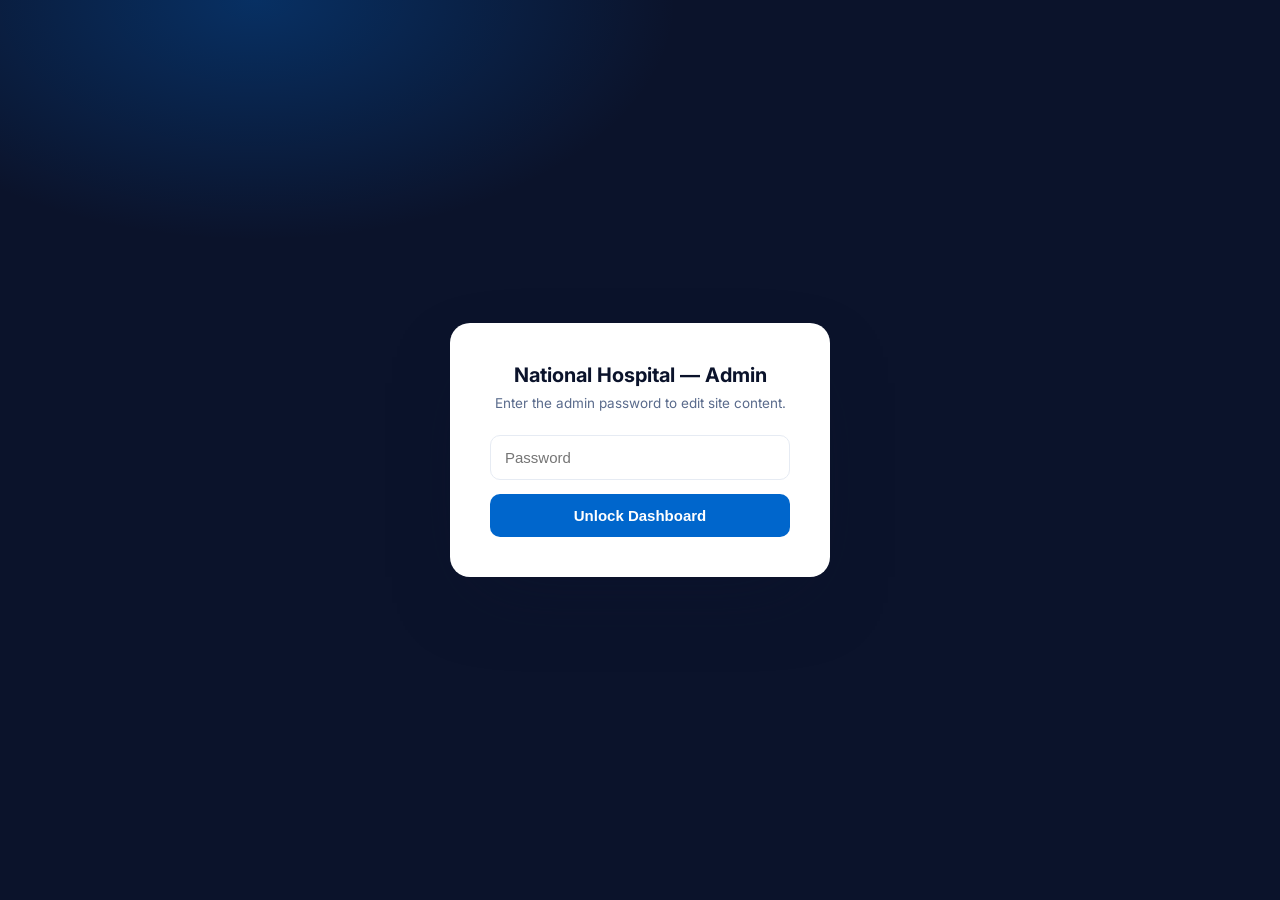
<file: admin.html>
<!DOCTYPE html>
<html lang="en">
<head>
<meta charset="UTF-8">
<meta name="viewport" content="width=device-width, initial-scale=1.0, viewport-fit=cover">
<meta name="robots" content="noindex, nofollow">
<title>Admin Dashboard — National Hospital Bahawalnagar</title>
<link href="https://fonts.googleapis.com/css2?family=Inter:wght@400;500;600;700;800&family=JetBrains+Mono:wght@400;500;600&display=swap" rel="stylesheet">
<style>
  :root {
    --navy: #0b132b; --blue: #0066cc; --teal: #06b6d4; --ice: #eaf3fb;
    --line: #e6ebf3; --danger: #e0384a; --success: #14b881; --ink-soft: #5a6b8c;
    --sidebar-w: 264px; --topbar-h: 64px;
  }
  * { box-sizing: border-box; }
  body { margin: 0; font-family: 'Inter', sans-serif; background: #f5f8fc; color: var(--navy); }
  code { font-family: 'JetBrains Mono', monospace; background: var(--ice); padding: 1px 6px; border-radius: 4px; color: var(--blue); font-size: 12px; }

  /* ---------- Password Gate ---------- */
  .gate { min-height: 100vh; display: flex; align-items: center; justify-content: center; padding: 24px; background: var(--navy); background-image: radial-gradient(ellipse 700px 400px at 20% 0%, rgba(0,102,204,0.35), transparent 60%); }
  .gate__card { background: #fff; border-radius: 20px; padding: 40px; max-width: 380px; width: 100%; box-shadow: 0 30px 80px -30px rgba(11,19,43,0.5); text-align: center; }
  .gate__card h1 { font-size: 20px; margin: 0 0 8px; }
  .gate__card p { font-size: 13.5px; color: var(--ink-soft); margin: 0 0 24px; }
  .gate__card input { width: 100%; padding: 13px 14px; border: 1.5px solid var(--line); border-radius: 10px; font-size: 15px; margin-bottom: 14px; }
  .gate__card button { width: 100%; padding: 13px; border: none; border-radius: 10px; background: var(--blue); color: #fff; font-weight: 600; font-size: 15px; cursor: pointer; }
  .gate__error { color: var(--danger); font-size: 13px; margin-top: 10px; display: none; }

  /* ---------- App Shell ---------- */
  .app { display: none; }
  .app.is-visible { display: block; }
  .app__shell { display: flex; min-height: 100vh; }

  /* ---------- Sidebar ---------- */
  .sidebar {
    width: var(--sidebar-w); flex-shrink: 0;
    background: var(--navy);
    background-image: radial-gradient(ellipse 500px 300px at 100% 0%, rgba(6,182,212,0.18), transparent 60%);
    color: #dce6f7;
    padding: 22px 14px;
    position: fixed; top: 0; left: 0; bottom: 0; overflow-y: auto;
  }
  .sidebar__brand { display: flex; align-items: center; gap: 10px; padding: 6px 10px 22px; }
  .sidebar__brand-mark { width: 34px; height: 34px; border-radius: 9px; background: linear-gradient(135deg, var(--blue), var(--teal)); display: flex; align-items: center; justify-content: center; font-weight: 800; font-size: 14px; color: #fff; flex-shrink: 0; }
  .sidebar__brand-text { line-height: 1.25; }
  .sidebar__brand-text strong { display: block; font-size: 13.5px; color: #fff; }
  .sidebar__brand-text span { font-size: 11px; color: #8ea3c9; font-family: 'JetBrains Mono', monospace; }

  .nav-group__label { font-size: 10.5px; text-transform: uppercase; letter-spacing: 0.08em; color: #6f84ad; padding: 16px 12px 8px; font-family: 'JetBrains Mono', monospace; }
  .nav-item {
    display: flex; align-items: center; gap: 10px;
    width: 100%; text-align: left;
    padding: 10px 12px; border-radius: 10px;
    background: none; border: none; color: #b9c6e2;
    font-size: 13.5px; font-weight: 500; font-family: inherit;
    cursor: pointer; margin-bottom: 2px;
    transition: background 0.2s ease, color 0.2s ease;
  }
  .nav-item:hover { background: rgba(255,255,255,0.06); color: #fff; }
  .nav-item.is-active { background: rgba(6,182,212,0.16); color: #fff; }
  .nav-item.is-active .nav-item__icon { color: var(--teal); }
  .nav-item__icon { width: 18px; text-align: center; flex-shrink: 0; font-size: 14px; }
  .nav-item__badge { margin-left: auto; background: rgba(255,255,255,0.1); color: #dce6f7; font-size: 10.5px; font-family: 'JetBrains Mono', monospace; padding: 1px 7px; border-radius: 999px; }

  .sidebar__footer { margin-top: 20px; padding: 14px 12px; border-top: 1px solid rgba(255,255,255,0.08); }
  .sidebar__footer button { width: 100%; padding: 9px; border-radius: 8px; border: 1px solid rgba(255,255,255,0.15); background: rgba(255,255,255,0.05); color: #b9c6e2; font-size: 12px; cursor: pointer; }

  /* ---------- Main ---------- */
  .main { flex: 1; margin-left: var(--sidebar-w); min-width: 0; }
  .topbar {
    height: var(--topbar-h); position: sticky; top: 0; z-index: 50;
    background: #fff; border-bottom: 1px solid var(--line);
    display: flex; align-items: center; justify-content: space-between;
    padding: 0 28px; gap: 16px;
  }
  .topbar__title h1 { font-size: 17px; margin: 0; }
  .topbar__title p { font-size: 12px; color: var(--ink-soft); margin: 1px 0 0; }
  .topbar__actions { display: flex; gap: 10px; align-items: center; flex-shrink: 0; }
  .hamburger-btn { display: none; background: none; border: 1px solid var(--line); border-radius: 8px; width: 38px; height: 38px; font-size: 16px; cursor: pointer; }

  .content { padding: 26px 28px 100px; max-width: 860px; }
  .page { display: none; }
  .page.is-active { display: block; }

  .btn { padding: 10px 18px; border-radius: 9px; border: none; font-weight: 600; font-size: 13.5px; cursor: pointer; white-space: nowrap; }
  .btn--primary { background: var(--blue); color: #fff; }
  .btn--primary:hover { background: #0057b3; }
  .btn--ghost { background: #fff; border: 1.5px solid var(--line); color: var(--navy); }
  .btn--ghost:hover { border-color: var(--blue); color: var(--blue); }
  .btn--sm { padding: 7px 14px; font-size: 12.5px; }

  .panel { background: #fff; border-radius: 16px; padding: 26px; margin-bottom: 18px; border: 1px solid var(--line); }
  .panel h2 { font-size: 16px; margin: 0 0 4px; }
  .panel .hint { font-size: 12.5px; color: var(--ink-soft); margin: 0 0 18px; line-height: 1.6; }
  .field { margin-bottom: 16px; }
  .field label { display: block; font-size: 12.5px; font-weight: 600; margin-bottom: 6px; }
  .field input, .field textarea, .field select {
    width: 100%; padding: 10px 12px; border: 1.5px solid var(--line); border-radius: 8px; font-size: 14px; font-family: inherit;
  }
  .field input:focus, .field textarea:focus { outline: none; border-color: var(--teal); box-shadow: 0 0 0 3px rgba(6,182,212,0.14); }
  .field textarea { resize: vertical; min-height: 70px; }
  .row2 { display: grid; grid-template-columns: 1fr 1fr; gap: 14px; }
  .row3 { display: grid; grid-template-columns: 1fr 1fr 1fr; gap: 14px; }

  .repeat-item { border: 1px solid var(--line); border-radius: 12px; padding: 18px; margin-bottom: 14px; position: relative; background: #fbfdff; }
  .repeat-item__remove { position: absolute; top: 12px; right: 12px; background: none; border: none; color: var(--danger); font-size: 20px; cursor: pointer; line-height: 1; }
  .repeat-item__title { font-size: 12px; text-transform: uppercase; letter-spacing: 0.05em; color: var(--ink-soft); font-family: 'JetBrains Mono', monospace; margin-bottom: 12px; }

  .add-btn { display: inline-flex; align-items: center; gap: 6px; background: var(--ice); border: 1.5px dashed var(--blue); color: var(--blue); padding: 10px 18px; border-radius: 10px; font-weight: 600; font-size: 13.5px; cursor: pointer; }

  .output textarea { width: 100%; height: 280px; font-family: 'JetBrains Mono', monospace; font-size: 12px; border: 1.5px solid var(--line); border-radius: 10px; padding: 14px; background: #0b132b; color: #b7f7ff; }
  .output-actions { display: flex; gap: 10px; margin-top: 12px; }

  .security-note { background: #fff7e6; border: 1px solid #ffd98e; border-radius: 12px; padding: 16px 18px; font-size: 12.5px; color: #7a5a00; margin-bottom: 20px; }
  .toast { position: fixed; bottom: 24px; left: 50%; transform: translateX(-50%); background: var(--navy); color: #fff; padding: 12px 22px; border-radius: 999px; font-size: 13.5px; opacity: 0; pointer-events: none; transition: opacity 0.3s ease; z-index: 999; }
  .toast.is-visible { opacity: 1; }

  /* ---------- Overview page ---------- */
  .stat-grid { display: grid; grid-template-columns: repeat(4, 1fr); gap: 14px; margin-bottom: 22px; }
  .stat-card { background: #fff; border: 1px solid var(--line); border-radius: 14px; padding: 18px; }
  .stat-card strong { display: block; font-size: 26px; font-family: 'JetBrains Mono', monospace; color: var(--navy); }
  .stat-card span { font-size: 12px; color: var(--ink-soft); }
  .quick-links { display: grid; grid-template-columns: repeat(2, 1fr); gap: 12px; }
  .quick-link { display: flex; align-items: center; gap: 12px; background: #fff; border: 1px solid var(--line); border-radius: 12px; padding: 16px; cursor: pointer; text-align: left; font-family: inherit; }
  .quick-link:hover { border-color: var(--teal); }
  .quick-link__icon { width: 36px; height: 36px; border-radius: 9px; background: var(--ice); color: var(--blue); display: flex; align-items: center; justify-content: center; font-size: 15px; flex-shrink: 0; }
  .quick-link strong { display: block; font-size: 13.5px; color: var(--navy); }
  .quick-link span { font-size: 11.5px; color: var(--ink-soft); }

  /* ---------- Mobile ---------- */
  @media (max-width: 900px) {
    .sidebar { transform: translateX(-100%); transition: transform 0.3s ease; z-index: 200; box-shadow: 20px 0 50px rgba(0,0,0,0.2); }
    .sidebar.is-open { transform: translateX(0); }
    .main { margin-left: 0; }
    .hamburger-btn { display: block; }
    .stat-grid { grid-template-columns: repeat(2, 1fr); }
    .quick-links { grid-template-columns: 1fr; }
    .row2, .row3 { grid-template-columns: 1fr; }
    .content { padding: 20px 16px 100px; }
    .topbar { padding: 0 16px; }
  }
  .sidebar-backdrop { display: none; position: fixed; inset: 0; background: rgba(11,19,43,0.5); z-index: 150; }
  .sidebar-backdrop.is-visible { display: block; }
</style>
</head>
<body>

<!-- ============ PASSWORD GATE ============ -->
<div class="gate" id="gate">
  <div class="gate__card">
    <h1>National Hospital — Admin</h1>
    <p>Enter the admin password to edit site content.</p>
    <input type="password" id="gatePassword" placeholder="Password" autocomplete="off">
    <button id="gateSubmit">Unlock Dashboard</button>
    <p class="gate__error" id="gateError">Incorrect password. Try again.</p>
  </div>
</div>

<!-- ============ ADMIN APP ============ -->
<div class="app" id="app">
<div class="sidebar-backdrop" id="sidebarBackdrop"></div>
<div class="app__shell">

  <!-- SIDEBAR -->
  <aside class="sidebar" id="sidebar">
    <div class="sidebar__brand">
      <div class="sidebar__brand-mark">PH</div>
      <div class="sidebar__brand-text">
        <strong>National Hospital</strong>
        <span>Admin Dashboard</span>
      </div>
    </div>

    <div class="nav-group__label">Overview</div>
    <button type="button" class="nav-item is-active" data-page="overview"><span class="nav-item__icon">&#9673;</span> Dashboard Home</button>

    <div class="nav-group__label">Branding</div>
    <button type="button" class="nav-item" data-page="branding"><span class="nav-item__icon">&#9673;</span> Logo &amp; Favicon</button>
    <button type="button" class="nav-item" data-page="hero"><span class="nav-item__icon">&#9673;</span> Hero Images</button>

    <div class="nav-group__label">Business Info</div>
    <button type="button" class="nav-item" data-page="contact"><span class="nav-item__icon">&#9673;</span> Contact Details</button>
    <button type="button" class="nav-item" data-page="booking"><span class="nav-item__icon">&#9673;</span> Booking Delivery</button>
    <button type="button" class="nav-item" data-page="rating"><span class="nav-item__icon">&#9673;</span> Google Rating</button>
    <button type="button" class="nav-item" data-page="map"><span class="nav-item__icon">&#9673;</span> Google Map</button>
    <button type="button" class="nav-item" data-page="hours"><span class="nav-item__icon">&#9673;</span> Visiting Hours</button>

    <div class="nav-group__label">Content</div>
    <button type="button" class="nav-item" data-page="story"><span class="nav-item__icon">&#9673;</span> Our Story</button>
    <button type="button" class="nav-item" data-page="faq"><span class="nav-item__icon">&#9673;</span> FAQ</button>
    <button type="button" class="nav-item" data-page="doctors"><span class="nav-item__icon">&#9673;</span> Doctors <span class="nav-item__badge" id="navDoctorCount">0</span></button>
    <button type="button" class="nav-item" data-page="videos"><span class="nav-item__icon">&#9673;</span> Videos <span class="nav-item__badge" id="navVideoCount">0</span></button>

    <div class="nav-group__label">Publish</div>
    <button type="button" class="nav-item" data-page="export"><span class="nav-item__icon">&#9673;</span> Save &amp; Export</button>

    <div class="sidebar__footer">
      <button type="button" id="lockBtn">Lock Dashboard</button>
    </div>
  </aside>

  <!-- MAIN -->
  <div class="main">
    <div class="topbar">
      <div style="display:flex; align-items:center; gap:12px;">
        <button class="hamburger-btn" id="hamburgerBtn">&#9776;</button>
        <div class="topbar__title">
          <h1 id="topbarTitle">Dashboard Home</h1>
          <p id="topbarSubtitle">Overview of your site content</p>
        </div>
      </div>
      <div class="topbar__actions">
        <label class="btn btn--ghost" style="cursor:pointer;">
          Load File
          <input type="file" id="loadFile" accept=".js" style="display:none;">
        </label>
        <button class="btn btn--primary" id="topGenerateBtn">Save &amp; Export</button>
      </div>
    </div>

    <div class="content">

      <div class="security-note">
        <strong>Security note:</strong> this password check runs in your browser only — a basic lock, not a real security system. Change the default password (<code>ADMIN_PASSWORD</code> near the bottom of this file's code) before sharing this link with anyone.
      </div>

      <!-- ===== OVERVIEW ===== -->
      <div class="page is-active" id="page-overview">
        <div class="stat-grid">
          <div class="stat-card"><strong id="statDoctors">0</strong><span>Doctor Profiles</span></div>
          <div class="stat-card"><strong id="statVideos">0</strong><span>Videos</span></div>
          <div class="stat-card"><strong id="statFaq">0</strong><span>FAQ Entries</span></div>
          <div class="stat-card"><strong id="statHours">0</strong><span>Hours Rows</span></div>
        </div>
        <div class="panel">
          <h2>Quick Access</h2>
          <p class="hint">Jump straight to any section.</p>
          <div class="quick-links">
            <button type="button" class="quick-link" data-goto="branding"><span class="quick-link__icon">&#9673;</span><span><strong>Logo &amp; Favicon</strong><span>Replace placeholder branding</span></span></button>
            <button type="button" class="quick-link" data-goto="booking"><span class="quick-link__icon">&#9673;</span><span><strong>Booking Delivery</strong><span>Make appointment requests reach your inbox</span></span></button>
            <button type="button" class="quick-link" data-goto="doctors"><span class="quick-link__icon">&#9673;</span><span><strong>Doctor Profiles</strong><span>Add, edit or remove doctors</span></span></button>
            <button type="button" class="quick-link" data-goto="videos"><span class="quick-link__icon">&#9673;</span><span><strong>Videos</strong><span>Add YouTube, Facebook &amp; more</span></span></button>
            <button type="button" class="quick-link" data-goto="rating"><span class="quick-link__icon">&#9673;</span><span><strong>Google Rating</strong><span>Add your real rating &amp; reviews</span></span></button>
            <button type="button" class="quick-link" data-goto="map"><span class="quick-link__icon">&#9673;</span><span><strong>Google Map</strong><span>Embed your real location</span></span></button>
            <button type="button" class="quick-link" data-goto="export"><span class="quick-link__icon">&#9673;</span><span><strong>Save &amp; Export</strong><span>Download the updated content.js</span></span></button>
          </div>
        </div>
      </div>

      <!-- ===== BRANDING ===== -->
      <div class="page" id="page-branding">
        <div class="panel">
          <h2>Logo &amp; Favicon</h2>
          <p class="hint">Leave blank to keep the default designed logo mark. Paste a direct image URL once you have a real logo file hosted somewhere.</p>
          <div class="row2">
            <div class="field"><label>Logo Image URL</label><input type="text" id="b_logo" placeholder="https://.../logo.png"></div>
            <div class="field"><label>Favicon Image URL</label><input type="text" id="b_favicon" placeholder="https://.../favicon.png"></div>
          </div>
        </div>
      </div>

      <!-- ===== HERO IMAGES ===== -->
      <div class="page" id="page-hero">
        <div class="panel">
          <h2>Hero Images</h2>
          <p class="hint">The main building photo and the small doctor-avatar circles shown in the hero section.</p>
          <div class="field"><label>Hero Building Photo URL</label><input type="text" id="h_building" placeholder="https://.../hospital-front.jpg"></div>
          <div id="avatarsRepeater"></div>
          <button type="button" class="add-btn" id="addAvatar">+ Add Avatar Image</button>
        </div>
      </div>

      <!-- ===== CONTACT ===== -->
      <div class="page" id="page-contact">
        <div class="panel">
          <h2>Contact Details</h2>
          <p class="hint">Appears in the header, hero, booking sidebar, footer, and WhatsApp button.</p>
          <div class="row2">
            <div class="field"><label>Display Phone Number</label><input type="text" id="c_phone" placeholder="0300 8588095"></div>
            <div class="field"><label>Phone Link (digits only, with country code)</label><input type="text" id="c_phoneHref" placeholder="923114580775"></div>
          </div>
          <div class="field"><label>WhatsApp Number (digits only, with country code, no +)</label><input type="text" id="c_whatsapp" placeholder="923114580775"></div>
          <div class="field"><label>Full Address</label><textarea id="c_address"></textarea></div>
          <div class="row2">
            <div class="field"><label>Hospital's Facebook Page URL</label><input type="text" id="c_facebook" placeholder="https://facebook.com/..."></div>
            <div class="field"><label>Hospital's YouTube Channel URL</label><input type="text" id="c_youtube" placeholder="https://youtube.com/..."></div>
          </div>
        </div>
      </div>

      <!-- ===== BOOKING DELIVERY ===== -->
      <div class="page" id="page-booking">
        <div class="panel">
          <h2>Booking Form Delivery</h2>
          <p class="hint">
            <strong>Important:</strong> without this set up, the appointment form on your site shows patients a
            confirmation message, but nobody at the hospital actually receives it. Setting this up takes 2 minutes
            and requires no coding or backend server:
          </p>
          <p class="hint">
            1. Go to <code>web3forms.com</code> and enter the hospital's email address<br>
            2. You'll instantly get a free "Access Key" — no account signup needed<br>
            3. Paste that key below, then Generate &amp; Export as usual<br>
            4. Every booking form submission will now arrive directly in that inbox
          </p>
          <div class="field"><label>Web3Forms Access Key</label><input type="text" id="bk_key" placeholder="e.g. a1b2c3d4-e5f6-..."></div>
        </div>

        <div class="panel">
          <h2>Google Analytics (optional)</h2>
          <p class="hint">
            If you set up a free Google Analytics account, paste your Measurement ID here to start tracking
            visitors. Leave blank to skip — nothing loads until you add one.
          </p>
          <div class="field"><label>GA Measurement ID</label><input type="text" id="an_gaid" placeholder="e.g. G-XXXXXXXXXX"></div>
        </div>
      </div>

      <!-- ===== RATING ===== -->
      <div class="page" id="page-rating">
        <div class="panel">
          <h2>Google Rating Badge</h2>
          <p class="hint">Shown in the hero. Update once you have real numbers from your Google Business Profile.</p>
          <div class="row3">
            <div class="field"><label>Rating (e.g. 4.5)</label><input type="text" id="r_value" placeholder="4.5"></div>
            <div class="field"><label>Review Count</label><input type="number" id="r_count" placeholder="0"></div>
            <div class="field"><label>Google Review Link</label><input type="text" id="r_url" placeholder="https://g.page/r/..."></div>
          </div>
        </div>
      </div>

      <!-- ===== MAP ===== -->
      <div class="page" id="page-map">
        <div class="panel">
          <h2>Google Map Embed</h2>
          <p class="hint">On Google Maps: open your listing → Share → "Embed a map" tab → copy the full <code>&lt;iframe&gt;</code> code and paste it below.</p>
          <div class="field"><label>Map Embed Code</label><textarea id="m_embed" placeholder="<iframe src=&quot;https://www.google.com/maps/embed?...&quot; ...></iframe>"></textarea></div>
        </div>
      </div>

      <!-- ===== HOURS ===== -->
      <div class="page" id="page-hours">
        <div class="panel">
          <h2>Visiting / OPD Hours</h2>
          <p class="hint">Shown as a table before the booking section.</p>
          <div id="hoursRepeater"></div>
          <button type="button" class="add-btn" id="addHour">+ Add Row</button>
        </div>
      </div>

      <!-- ===== OUR STORY ===== -->
      <div class="page" id="page-story">
        <div class="panel">
          <h2>Our Story / Why Choose Us</h2>
          <div class="field"><label>Section Photo URL</label><input type="text" id="s_image" placeholder="https://.../team-photo.jpg"></div>
          <div class="field"><label>Eyebrow Label</label><input type="text" id="s_eyebrow" placeholder="Our Story"></div>
          <div class="field"><label>Heading</label><input type="text" id="s_title"></div>
          <div class="field"><label>Paragraph</label><textarea id="s_paragraph"></textarea></div>
          <div id="storyPointsRepeater"></div>
          <button type="button" class="add-btn" id="addStoryPoint">+ Add Point</button>
        </div>
      </div>

      <!-- ===== FAQ ===== -->
      <div class="page" id="page-faq">
        <div class="panel">
          <h2>FAQ</h2>
          <div id="faqRepeater"></div>
          <button type="button" class="add-btn" id="addFaq">+ Add Question</button>
        </div>
      </div>

      <!-- ===== DOCTORS ===== -->
      <div class="page" id="page-doctors">
        <div class="panel">
          <h2>Doctor Profiles</h2>
          <p class="hint">Default set is 4 consultants. Each doctor can have a Profile Page URL (e.g. doctors/dr-ayub.html) for the "View Full Profile" button. Add or remove as needed.</p>
          <div id="doctorsRepeater"></div>
          <button type="button" class="add-btn" id="addDoctor">+ Add Doctor</button>
        </div>
      </div>

      <!-- ===== VIDEOS ===== -->
      <div class="page" id="page-videos">
        <div class="panel">
          <h2>Videos</h2>
          <p class="hint">For YouTube: paste the embed URL as <code>https://www.youtube.com/embed/VIDEO_ID</code>. For Facebook: paste the full Facebook video plugin URL (see SETUP-GUIDE.md). Any platform works as long as it gives you an embeddable URL.</p>
          <div id="videosRepeater"></div>
          <button type="button" class="add-btn" id="addVideo">+ Add Video</button>
        </div>
      </div>

      <!-- ===== EXPORT ===== -->
      <div class="page" id="page-export">
        <div class="panel">
          <h2>Save &amp; Export</h2>
          <p class="hint">This site has no live database — generate the updated <code>content.js</code> below, download it, then upload that one file to your server to replace the old one.</p>
          <button class="btn btn--primary" id="generateBtn" style="width:100%;">Generate Updated content.js</button>
          <div class="output" id="output" style="display:none; margin-top:20px;">
            <textarea id="outputText" readonly></textarea>
            <div class="output-actions">
              <button class="btn btn--primary" id="downloadBtn">Download content.js</button>
              <button class="btn btn--ghost" id="copyBtn">Copy to Clipboard</button>
            </div>
          </div>
        </div>
      </div>

    </div>
  </div>
</div>
</div>

<div class="toast" id="toast"></div>

<script src="content.js"></script>
<script>
  // Change this password before sharing this dashboard link with anyone.
  var ADMIN_PASSWORD = "national2026";

  var gate = document.getElementById('gate');
  var app = document.getElementById('app');
  var gatePassword = document.getElementById('gatePassword');
  var gateSubmit = document.getElementById('gateSubmit');
  var gateError = document.getElementById('gateError');

  function unlock() {
    if (gatePassword.value === ADMIN_PASSWORD) {
      gate.style.display = 'none';
      app.classList.add('is-visible');
      sessionStorage.setItem('ph_admin_unlocked', '1');
      loadDefaults();
      updateStats();
    } else {
      gateError.style.display = 'block';
    }
  }
  gateSubmit.addEventListener('click', unlock);
  gatePassword.addEventListener('keydown', function (e) { if (e.key === 'Enter') unlock(); });

  if (sessionStorage.getItem('ph_admin_unlocked') === '1') {
    gate.style.display = 'none';
    app.classList.add('is-visible');
  }

  document.getElementById('lockBtn').addEventListener('click', function () {
    sessionStorage.removeItem('ph_admin_unlocked');
    location.reload();
  });

  function showToast(msg) {
    var toast = document.getElementById('toast');
    toast.textContent = msg;
    toast.classList.add('is-visible');
    setTimeout(function () { toast.classList.remove('is-visible'); }, 2200);
  }

  // ---- Sidebar navigation ----
  var navItems = document.querySelectorAll('.nav-item[data-page]');
  var pages = document.querySelectorAll('.page');
  var pageTitles = {
    overview: ['Dashboard Home', 'Overview of your site content'],
    branding: ['Logo & Favicon', 'Your hospital branding'],
    hero: ['Hero Images', 'Homepage banner photos'],
    contact: ['Contact Details', 'Phone, WhatsApp, address & social links'],
    booking: ['Booking Delivery', 'Where appointment requests get sent'],
    rating: ['Google Rating', 'Star rating badge shown in the hero'],
    map: ['Google Map', 'Real location embed'],
    hours: ['Visiting Hours', 'OPD & visiting hours table'],
    story: ['Our Story', 'Why Choose Us section'],
    faq: ['FAQ', 'Frequently asked questions'],
    doctors: ['Doctor Profiles', 'Add, edit or remove consultants'],
    videos: ['Videos', 'Facility tour video'],
    export: ['Save & Export', 'Generate and download content.js']
  };

  function goToPage(pageId) {
    pages.forEach(function (p) { p.classList.toggle('is-active', p.id === 'page-' + pageId); });
    navItems.forEach(function (n) { n.classList.toggle('is-active', n.getAttribute('data-page') === pageId); });
    var meta = pageTitles[pageId] || ['', ''];
    document.getElementById('topbarTitle').textContent = meta[0];
    document.getElementById('topbarSubtitle').textContent = meta[1];
    document.getElementById('sidebar').classList.remove('is-open');
    document.getElementById('sidebarBackdrop').classList.remove('is-visible');
    window.scrollTo(0, 0);
  }

  navItems.forEach(function (item) {
    item.addEventListener('click', function () { goToPage(item.getAttribute('data-page')); });
  });
  document.querySelectorAll('[data-goto]').forEach(function (btn) {
    btn.addEventListener('click', function () { goToPage(btn.getAttribute('data-goto')); });
  });

  // ---- Mobile sidebar toggle ----
  var sidebar = document.getElementById('sidebar');
  var sidebarBackdrop = document.getElementById('sidebarBackdrop');
  document.getElementById('hamburgerBtn').addEventListener('click', function () {
    sidebar.classList.add('is-open');
    sidebarBackdrop.classList.add('is-visible');
  });
  sidebarBackdrop.addEventListener('click', function () {
    sidebar.classList.remove('is-open');
    sidebarBackdrop.classList.remove('is-visible');
  });

  // ---- Repeater helpers ----
  function makeRepeaterItem(container, html) {
    var wrap = document.createElement('div');
    wrap.className = 'repeat-item';
    wrap.innerHTML = '<button type="button" class="repeat-item__remove" title="Remove">&times;</button>' + html;
    wrap.querySelector('.repeat-item__remove').addEventListener('click', function () { wrap.remove(); updateStats(); });
    container.appendChild(wrap);
    return wrap;
  }

  function addAvatarRow(url) {
    makeRepeaterItem(document.getElementById('avatarsRepeater'),
      '<div class="field"><label>Avatar Image URL</label><input type="text" class="avatar_url" value="' + (url || '') + '"></div>'
    );
  }
  function addHourRow(day, time) {
    makeRepeaterItem(document.getElementById('hoursRepeater'),
      '<div class="row2">' +
        '<div class="field"><label>Day / Label</label><input type="text" class="hour_day" value="' + (day || '') + '"></div>' +
        '<div class="field"><label>Time</label><input type="text" class="hour_time" value="' + (time || '') + '"></div>' +
      '</div>'
    );
  }
  function addStoryPointRow(text) {
    makeRepeaterItem(document.getElementById('storyPointsRepeater'),
      '<div class="field"><label>Point</label><input type="text" class="story_point" value="' + (text || '') + '"></div>'
    );
  }
  function addFaqRow(q, a) {
    makeRepeaterItem(document.getElementById('faqRepeater'),
      '<div class="field"><label>Question</label><input type="text" class="faq_q" value="' + (q || '') + '"></div>' +
      '<div class="field"><label>Answer</label><textarea class="faq_a">' + (a || '') + '</textarea></div>'
    );
  }
  function addDoctorRow(d) {
    d = d || {};
    makeRepeaterItem(document.getElementById('doctorsRepeater'),
      '<div class="repeat-item__title">Doctor</div>' +
      '<div class="row2">' +
        '<div class="field"><label>Name</label><input type="text" class="doc_name" value="' + (d.name || '') + '"></div>' +
        '<div class="field"><label>Role / Title</label><input type="text" class="doc_role" value="' + (d.role || '') + '"></div>' +
      '</div>' +
      '<div class="field"><label>Bio</label><textarea class="doc_bio">' + (d.bio || '') + '</textarea></div>' +
      '<div class="row2">' +
        '<div class="field"><label>Photo URL</label><input type="text" class="doc_photo" value="' + (d.photo || '') + '"></div>' +
        '<div class="field"><label>Profile Page URL (slug)</label><input type="text" class="doc_page" value="' + (d.pageUrl || '') + '" placeholder="doctors/dr-ayub.html"></div>' +
      '</div>' +
      '<div class="row2">' +
        '<div class="field"><label>Facebook URL</label><input type="text" class="doc_fb" value="' + (d.facebookUrl || '') + '"></div>' +
        '<div class="field"><label>YouTube URL</label><input type="text" class="doc_yt" value="' + (d.youtubeUrl || '') + '"></div>' +
      '</div>'
    );
    updateStats();
  }
  function addVideoRow(v) {
    v = v || {};
    makeRepeaterItem(document.getElementById('videosRepeater'),
      '<div class="repeat-item__title">Video</div>' +
      '<div class="row2">' +
        '<div class="field"><label>Title</label><input type="text" class="vid_title" value="' + (v.title || '') + '"></div>' +
        '<div class="field"><label>Platform Name (YouTube, Facebook, TikTok, Vimeo, Instagram — any)</label><input type="text" class="vid_platform" value="' + (v.platform || 'YouTube') + '"></div>' +
      '</div>' +
      '<div class="field"><label>Embed URL (full URL — see hint above)</label><input type="text" class="vid_embed" value="' + (v.embedUrl || '') + '"></div>' +
      '<div class="field"><label>Thumbnail Image URL</label><input type="text" class="vid_thumb" value="' + (v.thumbnail || '') + '"></div>' +
      '<div class="field"><label><input type="checkbox" class="vid_wide" style="width:auto;display:inline-block;margin-right:6px;"' + (v.wide ? ' checked' : '') + '> Show as large/featured card</label></div>' +
      '<div class="field"><label><input type="checkbox" class="vid_autoplay" style="width:auto;display:inline-block;margin-right:6px;"' + (v.autoplay ? ' checked' : '') + '> Inline autoplay (facility tour)</label></div>'
    );
    updateStats();
  }

  document.getElementById('addAvatar').addEventListener('click', function () { addAvatarRow(''); });
  document.getElementById('addHour').addEventListener('click', function () { addHourRow('', ''); updateStats(); });
  document.getElementById('addStoryPoint').addEventListener('click', function () { addStoryPointRow(''); });
  document.getElementById('addFaq').addEventListener('click', function () { addFaqRow('', ''); updateStats(); });
  document.getElementById('addDoctor').addEventListener('click', function () { addDoctorRow({}); });
  document.getElementById('addVideo').addEventListener('click', function () { addVideoRow({}); });

  function updateStats() {
    var doctorCount = document.querySelectorAll('#doctorsRepeater .repeat-item').length;
    var videoCount = document.querySelectorAll('#videosRepeater .repeat-item').length;
    var faqCount = document.querySelectorAll('#faqRepeater .repeat-item').length;
    var hoursCount = document.querySelectorAll('#hoursRepeater .repeat-item').length;
    document.getElementById('statDoctors').textContent = doctorCount;
    document.getElementById('statVideos').textContent = videoCount;
    document.getElementById('statFaq').textContent = faqCount;
    document.getElementById('statHours').textContent = hoursCount;
    document.getElementById('navDoctorCount').textContent = doctorCount;
    document.getElementById('navVideoCount').textContent = videoCount;
  }

  function loadDefaults() {
    var data = window.SITE_CONTENT;
    if (!data) return;
    populateForm(data);
  }

  function clearRepeaters() {
    ['hoursRepeater', 'storyPointsRepeater', 'faqRepeater', 'doctorsRepeater', 'videosRepeater', 'avatarsRepeater'].forEach(function (id) {
      document.getElementById(id).innerHTML = '';
    });
  }

  function populateForm(data) {
    clearRepeaters();

    if (data.branding) {
      document.getElementById('b_logo').value = data.branding.logoImageUrl || '';
      document.getElementById('b_favicon').value = data.branding.faviconImageUrl || '';
    }
    if (data.hero) {
      document.getElementById('h_building').value = data.hero.buildingImage || '';
      (data.hero.avatarImages || []).forEach(function (url) { addAvatarRow(url); });
    }
    if (data.contact) {
      document.getElementById('c_phone').value = data.contact.phone || '';
      document.getElementById('c_phoneHref').value = data.contact.phoneHref || '';
      document.getElementById('c_whatsapp').value = data.contact.whatsapp || '';
      document.getElementById('c_address').value = data.contact.address || '';
      document.getElementById('c_facebook').value = data.contact.facebookUrl || '';
      document.getElementById('c_youtube').value = data.contact.youtubeUrl || '';
    }
    if (data.booking) {
      document.getElementById('bk_key').value = data.booking.web3formsAccessKey || '';
    }
    if (data.analytics) {
      document.getElementById('an_gaid').value = data.analytics.gaMeasurementId || '';
    }
    if (data.rating) {
      document.getElementById('r_value').value = data.rating.value || '';
      document.getElementById('r_count').value = data.rating.count || 0;
      document.getElementById('r_url').value = data.rating.googleReviewUrl || '';
    }
    if (data.map) {
      document.getElementById('m_embed').value = data.map.embedHtml || '';
    }
    (data.hours || []).forEach(function (row) { addHourRow(row.day, row.time); });
    if (data.ourStory) {
      document.getElementById('s_image').value = data.ourStoryImage || '';
      document.getElementById('s_eyebrow').value = data.ourStory.eyebrow || '';
      document.getElementById('s_title').value = data.ourStory.title || '';
      document.getElementById('s_paragraph').value = data.ourStory.paragraph || '';
      (data.ourStory.points || []).forEach(function (p) { addStoryPointRow(p); });
    }
    (data.faq || []).forEach(function (item) { addFaqRow(item.question, item.answer); });
    (data.doctors || []).forEach(function (doc) { addDoctorRow(doc); });
    (data.videos || []).forEach(function (v) { addVideoRow(v); });

    updateStats();
  }

  function collectForm() {
    var avatarImages = [];
    document.querySelectorAll('#avatarsRepeater .repeat-item').forEach(function (item) {
      var val = item.querySelector('.avatar_url').value;
      if (val) avatarImages.push(val);
    });
    var hours = [];
    document.querySelectorAll('#hoursRepeater .repeat-item').forEach(function (item) {
      hours.push({ day: item.querySelector('.hour_day').value, time: item.querySelector('.hour_time').value });
    });
    var storyPoints = [];
    document.querySelectorAll('#storyPointsRepeater .repeat-item').forEach(function (item) {
      storyPoints.push(item.querySelector('.story_point').value);
    });
    var faq = [];
    document.querySelectorAll('#faqRepeater .repeat-item').forEach(function (item) {
      faq.push({ question: item.querySelector('.faq_q').value, answer: item.querySelector('.faq_a').value });
    });
    var doctors = [];
    document.querySelectorAll('#doctorsRepeater .repeat-item').forEach(function (item) {
      doctors.push({
        name: item.querySelector('.doc_name').value,
        role: item.querySelector('.doc_role').value,
        bio: item.querySelector('.doc_bio').value,
        photo: item.querySelector('.doc_photo').value,
        pageUrl: item.querySelector('.doc_page').value,
        facebookUrl: item.querySelector('.doc_fb').value,
        youtubeUrl: item.querySelector('.doc_yt').value
      });
    });
    var videos = [];
    document.querySelectorAll('#videosRepeater .repeat-item').forEach(function (item) {
      videos.push({
        title: item.querySelector('.vid_title').value,
        platform: item.querySelector('.vid_platform').value,
        embedUrl: item.querySelector('.vid_embed').value,
        thumbnail: item.querySelector('.vid_thumb').value,
        wide: item.querySelector('.vid_wide').checked,
        autoplay: !!item.querySelector('.vid_autoplay') && item.querySelector('.vid_autoplay').checked
      });
    });

    return {
      branding: {
        logoImageUrl: document.getElementById('b_logo').value,
        faviconImageUrl: document.getElementById('b_favicon').value
      },
      hero: {
        buildingImage: document.getElementById('h_building').value,
        avatarImages: avatarImages
      },
      contact: {
        phone: document.getElementById('c_phone').value,
        phoneHref: document.getElementById('c_phoneHref').value,
        whatsapp: document.getElementById('c_whatsapp').value,
        address: document.getElementById('c_address').value,
        facebookUrl: document.getElementById('c_facebook').value,
        youtubeUrl: document.getElementById('c_youtube').value
      },
      rating: {
        value: parseFloat(document.getElementById('r_value').value) || 0,
        count: parseInt(document.getElementById('r_count').value, 10) || 0,
        googleReviewUrl: document.getElementById('r_url').value
      },
      map: { embedHtml: document.getElementById('m_embed').value },
      booking: { web3formsAccessKey: document.getElementById('bk_key').value },
      analytics: { gaMeasurementId: document.getElementById('an_gaid').value },
      hours: hours,
      ourStoryImage: document.getElementById('s_image').value,
      ourStory: {
        eyebrow: document.getElementById('s_eyebrow').value,
        title: document.getElementById('s_title').value,
        paragraph: document.getElementById('s_paragraph').value,
        points: storyPoints
      },
      faq: faq,
      doctors: doctors,
      videos: videos
    };
  }

  function generateOutput() {
    var data = collectForm();
    var jsCode = 'window.SITE_CONTENT = ' + JSON.stringify(data, null, 2) + ';\n';
    document.getElementById('outputText').value = jsCode;
    document.getElementById('output').style.display = 'block';
    updateStats();
  }

  document.getElementById('generateBtn').addEventListener('click', generateOutput);
  document.getElementById('topGenerateBtn').addEventListener('click', function () {
    goToPage('export');
    generateOutput();
  });

  document.getElementById('downloadBtn').addEventListener('click', function () {
    var text = document.getElementById('outputText').value;
    if (!text) { generateOutput(); text = document.getElementById('outputText').value; }
    var blob = new Blob([text], { type: 'text/javascript' });
    var url = URL.createObjectURL(blob);
    var a = document.createElement('a');
    a.href = url;
    a.download = 'content.js';
    document.body.appendChild(a);
    a.click();
    document.body.removeChild(a);
    URL.revokeObjectURL(url);
    showToast('content.js downloaded — upload it to your server to replace the old one.');
  });

  document.getElementById('copyBtn').addEventListener('click', function () {
    var textArea = document.getElementById('outputText');
    if (!textArea.value) { generateOutput(); }
    textArea.select();
    document.execCommand('copy');
    showToast('Copied to clipboard.');
  });

  document.getElementById('loadFile').addEventListener('change', function (e) {
    var file = e.target.files[0];
    if (!file) return;
    var reader = new FileReader();
    reader.onload = function (evt) {
      try {
        var text = evt.target.result;
        var jsonPart = text.substring(text.indexOf('{'), text.lastIndexOf('}') + 1);
        var data = JSON.parse(jsonPart);
        populateForm(data);
        showToast('Loaded content.js into the form.');
      } catch (err) {
        showToast('Could not read that file — make sure it is a content.js exported from this dashboard.');
      }
    };
    reader.readAsText(file);
  });
</script>
</body>
</html>
</file>
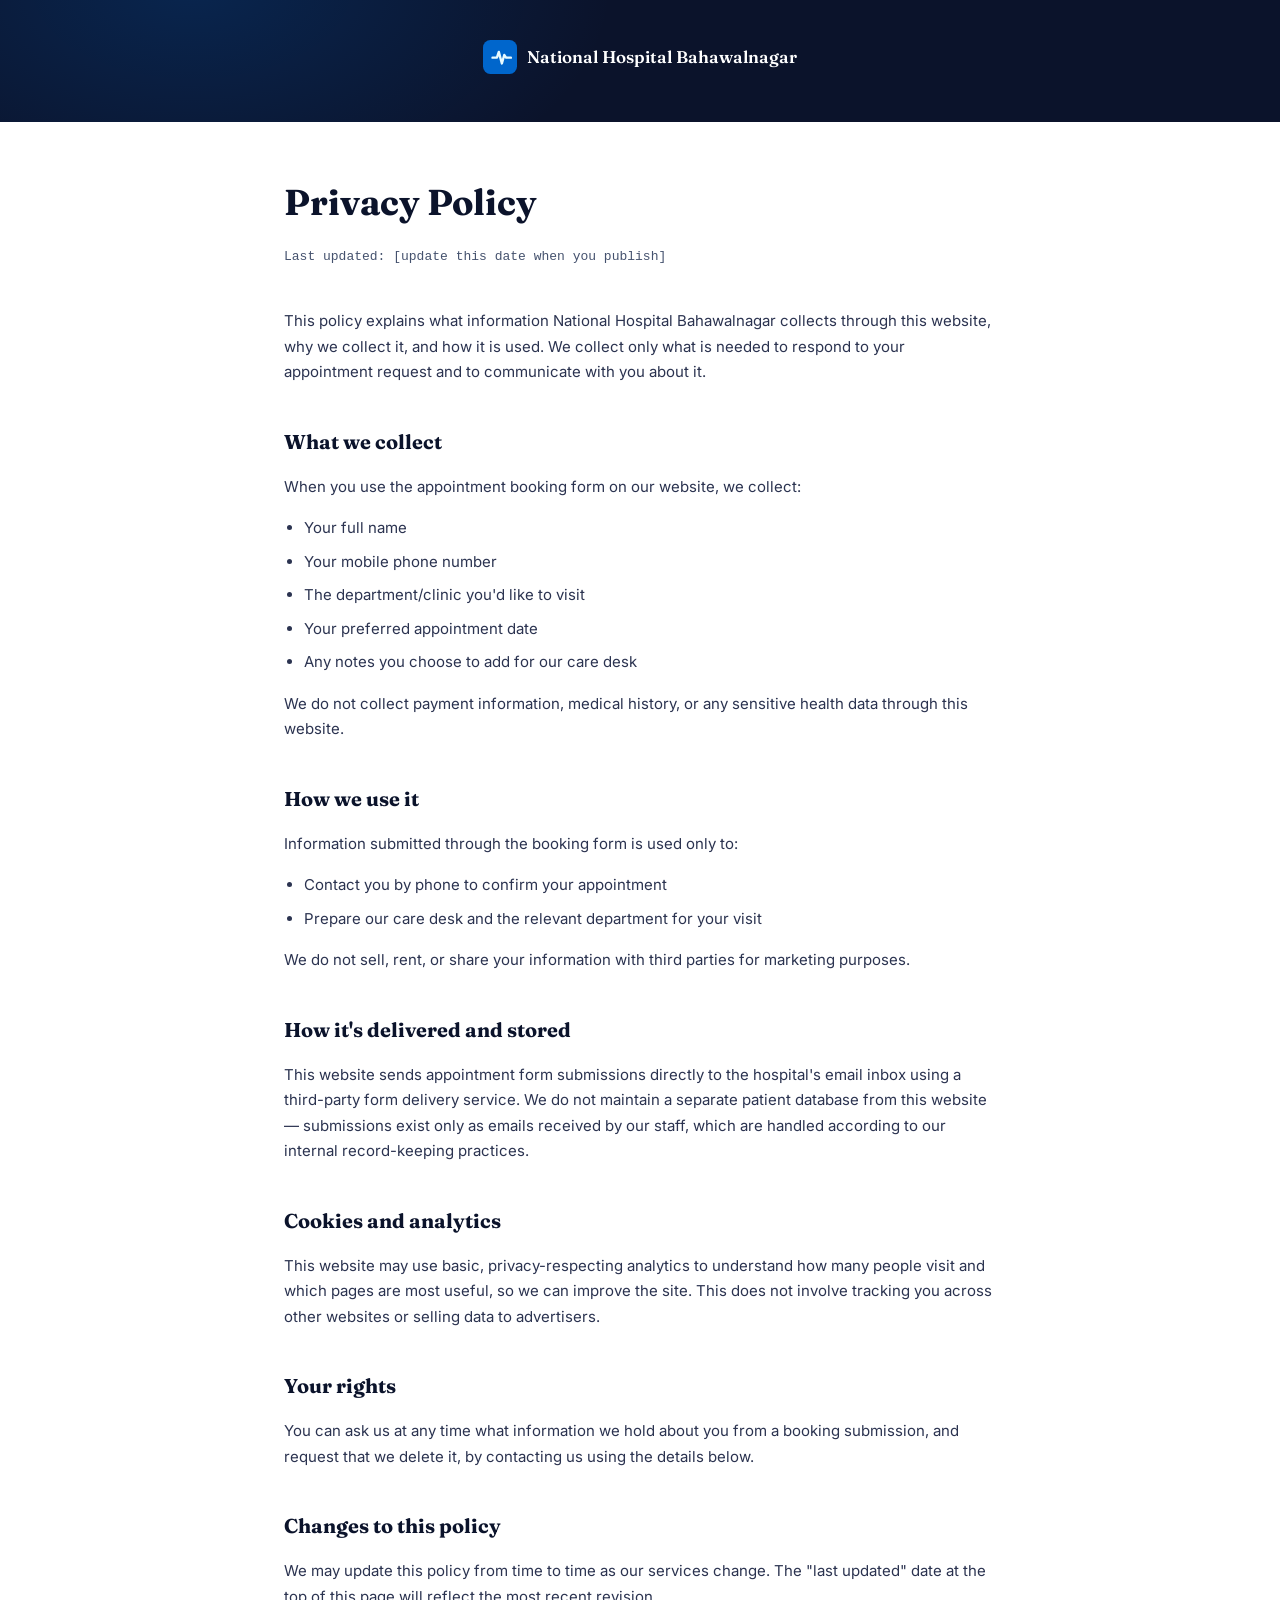
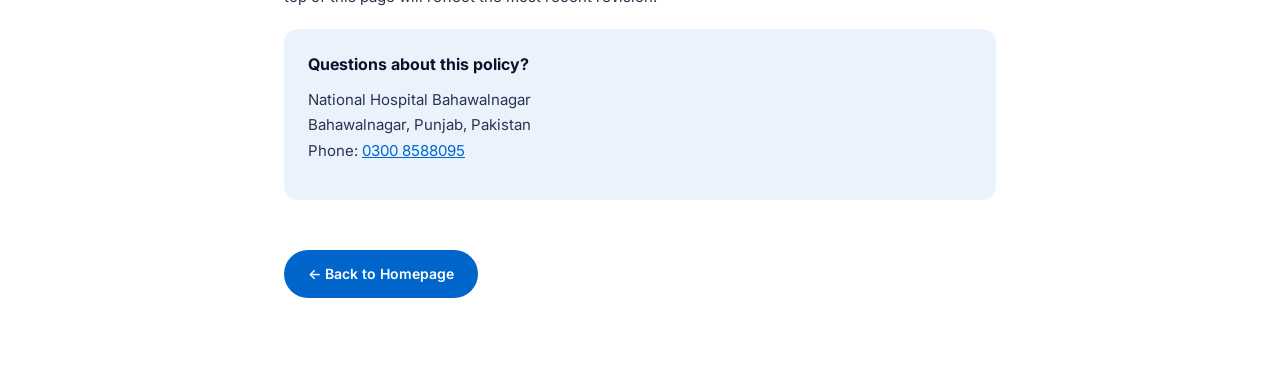
<file: privacy-policy.html>
<!DOCTYPE html>
<html lang="en">
<head>
<meta charset="UTF-8">
<meta name="viewport" content="width=device-width, initial-scale=1.0, viewport-fit=cover">
<title>Privacy Policy | National Hospital Bahawalnagar</title>
<meta name="robots" content="noindex">
<link href="https://fonts.googleapis.com/css2?family=Fraunces:opsz,wght@9..144,600;9..144,700&family=Inter:wght@400;500;600;700&display=swap" rel="stylesheet">
<style>
  :root {
    --navy: #0b132b; --blue: #0066cc; --teal: #0a8a9c; --ice-1: #eaf3fb;
    --ink-soft: #45526e; --line: rgba(11,19,43,0.09);
    --font-display: 'Fraunces', serif; --font-body: 'Inter', sans-serif;
  }
  * { box-sizing: border-box; }
  body { margin: 0; font-family: var(--font-body); color: var(--navy); background: #fff; line-height: 1.7; }
  header {
    background: var(--navy); padding: 40px 24px; text-align: center;
    background-image: radial-gradient(ellipse 700px 400px at 15% -10%, rgba(0,102,204,0.22), transparent 60%);
  }
  header a { display: inline-flex; align-items: center; gap: 10px; text-decoration: none; color: #fff; }
  header .name { font-family: var(--font-display); font-weight: 600; font-size: 17px; }
  main { max-width: 760px; margin: 0 auto; padding: 50px 24px 90px; }
  h1 { font-family: var(--font-display); font-size: clamp(26px, 4vw, 36px); margin: 0 0 8px; }
  .updated { font-size: 13px; color: var(--ink-soft); margin-bottom: 40px; font-family: 'JetBrains Mono', monospace; }
  h2 { font-family: var(--font-display); font-size: 20px; margin: 40px 0 14px; color: var(--navy); }
  p, li { font-size: 15px; color: #2b3350; }
  ul { padding-left: 20px; }
  li { margin-bottom: 8px; }
  .back { display: inline-block; margin-top: 50px; padding: 12px 24px; border-radius: 999px; background: var(--blue); color: #fff; text-decoration: none; font-weight: 600; font-size: 14px; }
  .contact-box { background: var(--ice-1); border-radius: 14px; padding: 22px 24px; margin-top: 20px; }
</style>
</head>
<body>

<header>
  <a href="/">
    <svg width="34" height="34" viewBox="0 0 100 100"><rect width="100" height="100" rx="22" fill="#0066cc"/><path d="M28 52h13l5.5-17 9 34 7-25 5.5 8h14" stroke="#e9fbff" stroke-width="7" fill="none" stroke-linecap="round" stroke-linejoin="round"/></svg>
    <span class="name">National Hospital Bahawalnagar</span>
  </a>
</header>

<main>
  <h1>Privacy Policy</h1>
  <p class="updated">Last updated: [update this date when you publish]</p>

  <p>
    This policy explains what information National Hospital Bahawalnagar collects through this website,
    why we collect it, and how it is used. We collect only what is needed to respond to your appointment
    request and to communicate with you about it.
  </p>

  <h2>What we collect</h2>
  <p>When you use the appointment booking form on our website, we collect:</p>
  <ul>
    <li>Your full name</li>
    <li>Your mobile phone number</li>
    <li>The department/clinic you'd like to visit</li>
    <li>Your preferred appointment date</li>
    <li>Any notes you choose to add for our care desk</li>
  </ul>
  <p>We do not collect payment information, medical history, or any sensitive health data through this website.</p>

  <h2>How we use it</h2>
  <p>Information submitted through the booking form is used only to:</p>
  <ul>
    <li>Contact you by phone to confirm your appointment</li>
    <li>Prepare our care desk and the relevant department for your visit</li>
  </ul>
  <p>We do not sell, rent, or share your information with third parties for marketing purposes.</p>

  <h2>How it's delivered and stored</h2>
  <p>
    This website sends appointment form submissions directly to the hospital's email inbox using a
    third-party form delivery service. We do not maintain a separate patient database from this website —
    submissions exist only as emails received by our staff, which are handled according to our internal
    record-keeping practices.
  </p>

  <h2>Cookies and analytics</h2>
  <p>
    This website may use basic, privacy-respecting analytics to understand how many people visit and which
    pages are most useful, so we can improve the site. This does not involve tracking you across other
    websites or selling data to advertisers.
  </p>

  <h2>Your rights</h2>
  <p>
    You can ask us at any time what information we hold about you from a booking submission, and request
    that we delete it, by contacting us using the details below.
  </p>

  <h2>Changes to this policy</h2>
  <p>
    We may update this policy from time to time as our services change. The "last updated" date at the top
    of this page will reflect the most recent revision.
  </p>

  <div class="contact-box">
    <strong>Questions about this policy?</strong>
    <p style="margin-top:8px;">
      National Hospital Bahawalnagar<br>
      Bahawalnagar, Punjab, Pakistan<br>
      <!-- TODO: Exact street address -->
      Phone: <a href="tel:+923008588095" style="color:var(--blue);">0300 8588095</a>
    </p>
  </div>

  <a href="/" class="back">&larr; Back to Homepage</a>
</main>

</body>
</html>
</file>
